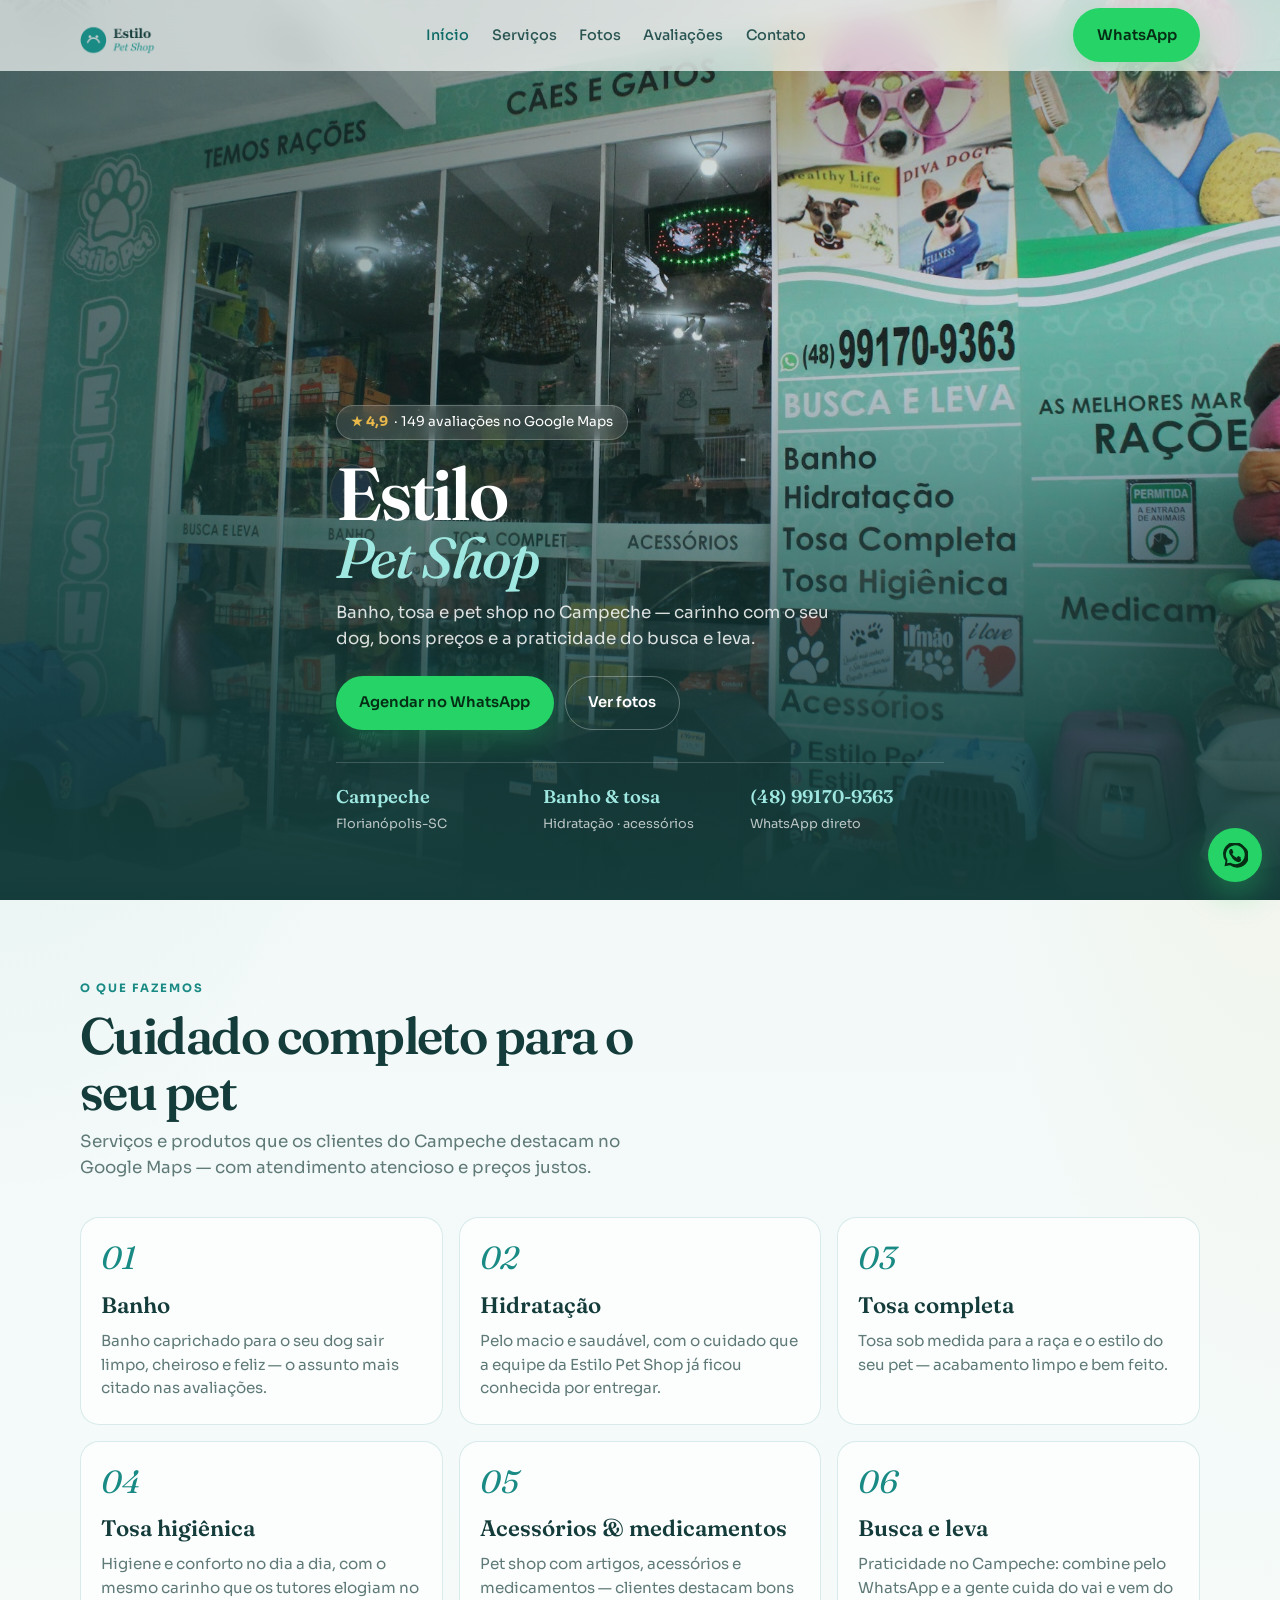
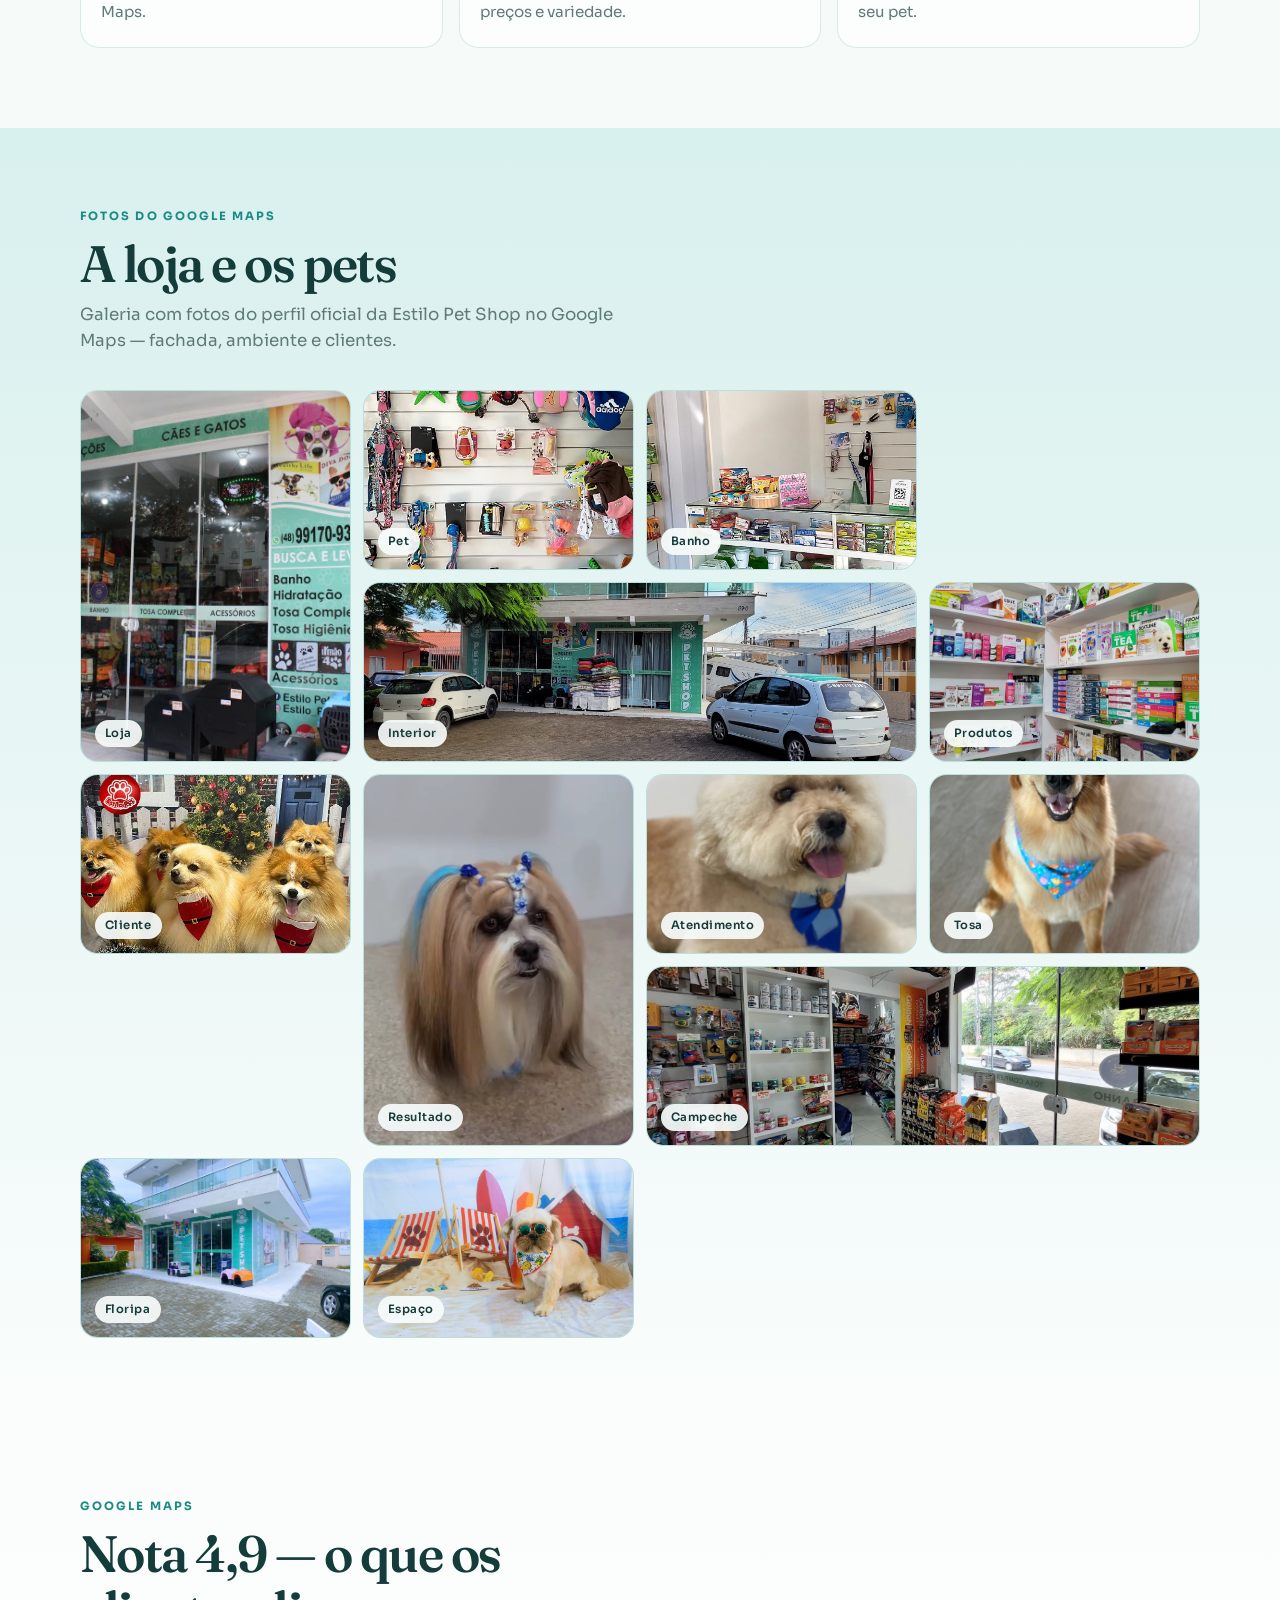
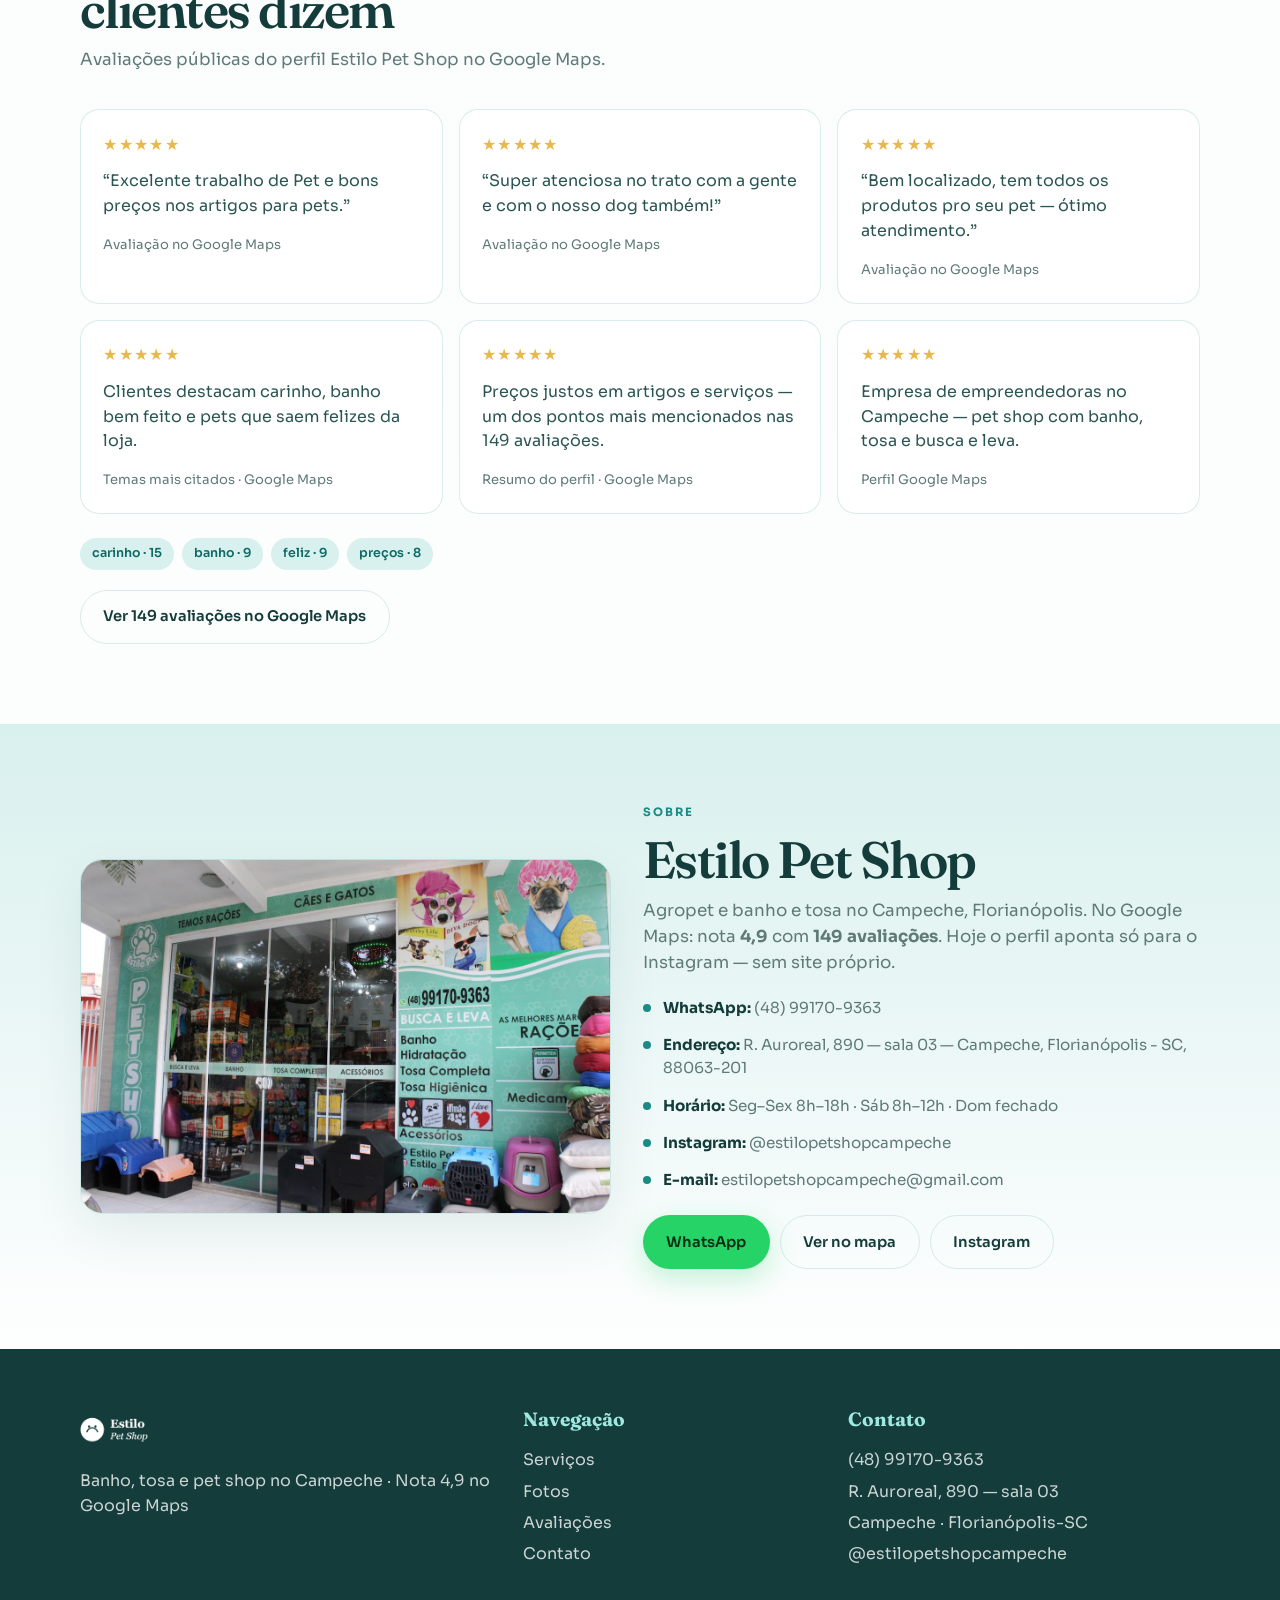
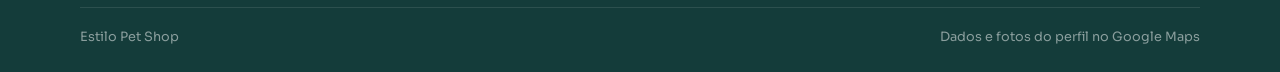
<file: index.html>
<!DOCTYPE html>
<html lang="pt-BR">
  <head>
    <meta charset="utf-8" />
    <meta name="viewport" content="width=device-width, initial-scale=1" />
    <title>Estilo Pet Shop — Campeche, Florianópolis | Banho e Tosa</title>
    <meta
      name="description"
      content="Estilo Pet Shop no Campeche, Florianópolis. Nota 4,9 no Google (149 avaliações). Banho, tosa, acessórios e busca e leva. WhatsApp (48) 99170-9363."
    />
    <link rel="preconnect" href="https://fonts.googleapis.com" />
    <link rel="preconnect" href="https://fonts.gstatic.com" crossorigin />
    <link
      href="https://fonts.googleapis.com/css2?family=Fraunces:ital,opsz,wght@0,9..144,500;0,9..144,600;0,9..144,700;1,9..144,500;1,9..144,600&family=Sora:wght@400;500;600;700&display=swap"
      rel="stylesheet"
    />
    <link rel="stylesheet" href="css/styles.css" />
  </head>
  <body>
    <header class="topbar">
      <div class="wrap topbar-inner">
        <a class="brand" href="index.html" aria-label="Estilo Pet Shop">
          <img src="images/logo.png" alt="Estilo Pet Shop" />
        </a>
        <nav class="nav" aria-label="Principal">
          <a class="active" href="index.html">Início</a>
          <a href="#servicos">Serviços</a>
          <a href="#fotos">Fotos</a>
          <a href="#avaliacoes">Avaliações</a>
          <a href="contato.html">Contato</a>
        </nav>
        <a class="btn btn-wa top-cta" href="https://wa.me/5548991709363?text=Ol%C3%A1%2C+vim+pelo+site+da+Estilo+Pet+Shop" target="_blank" rel="noreferrer">WhatsApp</a>
        <button class="burger" type="button" aria-label="Abrir menu" aria-expanded="false">
          <svg width="18" height="18" viewBox="0 0 24 24" fill="none" stroke="currentColor" stroke-width="2"><path d="M4 6h16M4 12h16M4 18h16"/></svg>
        </button>
      </div>
      <nav class="drawer" aria-label="Mobile">
        <a class="active" href="index.html">Início</a>
        <a href="#servicos">Serviços</a>
        <a href="#fotos">Fotos</a>
        <a href="#avaliacoes">Avaliações</a>
        <a href="contato.html">Contato</a>
        <a class="btn btn-wa" href="https://wa.me/5548991709363?text=Ol%C3%A1%2C+vim+pelo+site+da+Estilo+Pet+Shop" target="_blank" rel="noreferrer">WhatsApp</a>
      </nav>
    </header>

    <main>
      <section class="hero">
        <div class="hero-bg" aria-hidden="true">
          <img src="images/hero.jpg" alt="Fachada da Estilo Pet Shop no Campeche" />
          <div class="hero-shade"></div>
        </div>
        <div class="wrap hero-copy">
          <p class="rating-pill"><strong>★ 4,9</strong> · 149 avaliações no Google Maps</p>
          <h1>Estilo<span>Pet Shop</span></h1>
          <p>
            Banho, tosa e pet shop no Campeche — carinho com o seu dog, bons preços e a praticidade do busca e leva.
          </p>
          <div class="hero-actions">
            <a class="btn btn-wa" href="https://wa.me/5548991709363?text=Ol%C3%A1%2C+vim+pelo+site+da+Estilo+Pet+Shop+e+quero+agendar" target="_blank" rel="noreferrer">Agendar no WhatsApp</a>
            <a class="btn btn-ghost" href="#fotos" style="color:#fff;border-color:rgba(255,255,255,0.3)">Ver fotos</a>
          </div>
          <div class="hero-facts">
            <div>
              <strong>Campeche</strong>
              <span>Florianópolis-SC</span>
            </div>
            <div>
              <strong>Banho &amp; tosa</strong>
              <span>Hidratação · acessórios</span>
            </div>
            <div>
              <strong>(48) 99170-9363</strong>
              <span>WhatsApp direto</span>
            </div>
          </div>
        </div>
      </section>

      <section class="section" id="servicos">
        <div class="wrap">
          <div class="section-head reveal">
            <p class="kicker">O que fazemos</p>
            <h2>Cuidado completo para o seu pet</h2>
            <p class="lead">Serviços e produtos que os clientes do Campeche destacam no Google Maps — com atendimento atencioso e preços justos.</p>
          </div>
          <div class="services">
            <article class="service reveal">
              <div class="service-num">01</div>
              <h3>Banho</h3>
              <p>Banho caprichado para o seu dog sair limpo, cheiroso e feliz — o assunto mais citado nas avaliações.</p>
            </article>
            <article class="service reveal">
              <div class="service-num">02</div>
              <h3>Hidratação</h3>
              <p>Pelo macio e saudável, com o cuidado que a equipe da Estilo Pet Shop já ficou conhecida por entregar.</p>
            </article>
            <article class="service reveal">
              <div class="service-num">03</div>
              <h3>Tosa completa</h3>
              <p>Tosa sob medida para a raça e o estilo do seu pet — acabamento limpo e bem feito.</p>
            </article>
            <article class="service reveal">
              <div class="service-num">04</div>
              <h3>Tosa higiênica</h3>
              <p>Higiene e conforto no dia a dia, com o mesmo carinho que os tutores elogiam no Maps.</p>
            </article>
            <article class="service reveal">
              <div class="service-num">05</div>
              <h3>Acessórios &amp; medicamentos</h3>
              <p>Pet shop com artigos, acessórios e medicamentos — clientes destacam bons preços e variedade.</p>
            </article>
            <article class="service reveal">
              <div class="service-num">06</div>
              <h3>Busca e leva</h3>
              <p>Praticidade no Campeche: combine pelo WhatsApp e a gente cuida do vai e vem do seu pet.</p>
            </article>
          </div>
        </div>
      </section>

      <section class="section section-soft" id="fotos">
        <div class="wrap">
          <div class="section-head reveal">
            <p class="kicker">Fotos do Google Maps</p>
            <h2>A loja e os pets</h2>
            <p class="lead">Galeria com fotos do perfil oficial da Estilo Pet Shop no Google Maps — fachada, ambiente e clientes.</p>
          </div>
          <div class="gallery">
            <figure class="tall reveal">
              <img src="images/foto-01.jpg" alt="Estilo Pet Shop Campeche" />
              <figcaption>Loja</figcaption>
            </figure>
            <figure class="reveal">
              <img src="images/foto-02.jpg" alt="Pet na Estilo Pet Shop" />
              <figcaption>Pet</figcaption>
            </figure>
            <figure class="reveal">
              <img src="images/foto-03.jpg" alt="Banho e tosa" />
              <figcaption>Banho</figcaption>
            </figure>
            <figure class="wide reveal">
              <img src="images/foto-06.jpg" alt="Interior da loja" />
              <figcaption>Interior</figcaption>
            </figure>
            <figure class="reveal">
              <img src="images/foto-07.jpg" alt="Produtos pet" />
              <figcaption>Produtos</figcaption>
            </figure>
            <figure class="reveal">
              <img src="images/foto-08.jpg" alt="Cliente Estilo Pet Shop" />
              <figcaption>Cliente</figcaption>
            </figure>
            <figure class="tall reveal">
              <img src="images/foto-10.jpg" alt="Dog após o banho" />
              <figcaption>Resultado</figcaption>
            </figure>
            <figure class="reveal">
              <img src="images/foto-11.jpg" alt="Atendimento pet" />
              <figcaption>Atendimento</figcaption>
            </figure>
            <figure class="reveal">
              <img src="images/foto-12.jpg" alt="Tosa Estilo Pet Shop" />
              <figcaption>Tosa</figcaption>
            </figure>
            <figure class="wide reveal">
              <img src="images/foto-14.jpg" alt="Ambiente Campeche" />
              <figcaption>Campeche</figcaption>
            </figure>
            <figure class="reveal">
              <img src="images/foto-09.jpg" alt="Pet shop Florianópolis" />
              <figcaption>Floripa</figcaption>
            </figure>
            <figure class="reveal">
              <img src="images/foto-13.jpg" alt="Espaço Estilo Pet Shop" />
              <figcaption>Espaço</figcaption>
            </figure>
          </div>
        </div>
      </section>

      <section class="section" id="avaliacoes">
        <div class="wrap">
          <div class="section-head reveal">
            <p class="kicker">Google Maps</p>
            <h2>Nota 4,9 — o que os clientes dizem</h2>
            <p class="lead">Avaliações públicas do perfil Estilo Pet Shop no Google Maps.</p>
          </div>
          <div class="reviews">
            <article class="review reveal">
              <div class="stars">★★★★★</div>
              <p>“Excelente trabalho de Pet e bons preços nos artigos para pets.”</p>
              <p class="who">Avaliação no Google Maps</p>
            </article>
            <article class="review reveal">
              <div class="stars">★★★★★</div>
              <p>“Super atenciosa no trato com a gente e com o nosso dog também!”</p>
              <p class="who">Avaliação no Google Maps</p>
            </article>
            <article class="review reveal">
              <div class="stars">★★★★★</div>
              <p>“Bem localizado, tem todos os produtos pro seu pet — ótimo atendimento.”</p>
              <p class="who">Avaliação no Google Maps</p>
            </article>
            <article class="review reveal">
              <div class="stars">★★★★★</div>
              <p>Clientes destacam carinho, banho bem feito e pets que saem felizes da loja.</p>
              <p class="who">Temas mais citados · Google Maps</p>
            </article>
            <article class="review reveal">
              <div class="stars">★★★★★</div>
              <p>Preços justos em artigos e serviços — um dos pontos mais mencionados nas 149 avaliações.</p>
              <p class="who">Resumo do perfil · Google Maps</p>
            </article>
            <article class="review reveal">
              <div class="stars">★★★★★</div>
              <p>Empresa de empreendedoras no Campeche — pet shop com banho, tosa e busca e leva.</p>
              <p class="who">Perfil Google Maps</p>
            </article>
          </div>
          <div class="topics reveal">
            <span>carinho · 15</span>
            <span>banho · 9</span>
            <span>feliz · 9</span>
            <span>preços · 8</span>
          </div>
          <p class="reveal" style="margin-top: 1.25rem">
            <a class="btn btn-ghost" href="https://www.google.com/maps/place/Estilo+Pet+Shop/@-27.6890117,-48.4871798,17z/data=!4m6!3m5!1s0x95273bd5a77af619:0x1258049dcc9fbbb0!8m2!3d-27.6890117!4d-48.4871798!16s%2Fg%2F11j48rbztg" target="_blank" rel="noreferrer">Ver 149 avaliações no Google Maps</a>
          </p>
        </div>
      </section>

      <section class="section section-soft" id="sobre">
        <div class="wrap about-grid">
          <div class="about-card reveal">
            <img src="images/logo-store.jpg" alt="Fachada Estilo Pet Shop Campeche" />
          </div>
          <div class="reveal">
            <p class="kicker">Sobre</p>
            <h2>Estilo Pet Shop</h2>
            <p class="lead">
              Agropet e banho e tosa no Campeche, Florianópolis. No Google Maps: nota <strong>4,9</strong> com <strong>149 avaliações</strong>.
              Hoje o perfil aponta só para o Instagram — sem site próprio.
            </p>
            <ul class="info-list">
              <li>
                <span class="dot"></span>
                <span><strong style="color: var(--ink)">WhatsApp:</strong> (48) 99170-9363</span>
              </li>
              <li>
                <span class="dot"></span>
                <span><strong style="color: var(--ink)">Endereço:</strong> R. Auroreal, 890 — sala 03 — Campeche, Florianópolis - SC, 88063-201</span>
              </li>
              <li>
                <span class="dot"></span>
                <span><strong style="color: var(--ink)">Horário:</strong> Seg–Sex 8h–18h · Sáb 8h–12h · Dom fechado</span>
              </li>
              <li>
                <span class="dot"></span>
                <span><strong style="color: var(--ink)">Instagram:</strong> @estilopetshopcampeche</span>
              </li>
              <li>
                <span class="dot"></span>
                <span><strong style="color: var(--ink)">E-mail:</strong> estilopetshopcampeche@gmail.com</span>
              </li>
            </ul>
            <div style="margin-top: 1.5rem; display: flex; flex-wrap: wrap; gap: 0.65rem">
              <a class="btn btn-wa" href="https://wa.me/5548991709363?text=Ol%C3%A1%2C+vim+pelo+site+da+Estilo+Pet+Shop" target="_blank" rel="noreferrer">WhatsApp</a>
              <a class="btn btn-ghost" href="contato.html">Ver no mapa</a>
              <a class="btn btn-ghost" href="https://www.instagram.com/estilopetshopcampeche/" target="_blank" rel="noreferrer">Instagram</a>
            </div>
          </div>
        </div>
      </section>
    </main>

    <footer class="footer">
      <div class="wrap footer-grid">
        <div>
          <a class="brand brand-footer" href="index.html">
            <img src="images/logo.png" alt="Estilo Pet Shop" />
          </a>
          <p style="margin-top: 1rem">Banho, tosa e pet shop no Campeche · Nota 4,9 no Google Maps</p>
        </div>
        <div>
          <h4>Navegação</h4>
          <ul>
            <li><a href="#servicos">Serviços</a></li>
            <li><a href="#fotos">Fotos</a></li>
            <li><a href="#avaliacoes">Avaliações</a></li>
            <li><a href="contato.html">Contato</a></li>
          </ul>
        </div>
        <div>
          <h4>Contato</h4>
          <ul>
            <li><a href="https://wa.me/5548991709363" target="_blank" rel="noreferrer">(48) 99170-9363</a></li>
            <li>R. Auroreal, 890 — sala 03</li>
            <li>Campeche · Florianópolis-SC</li>
            <li><a href="https://www.instagram.com/estilopetshopcampeche/" target="_blank" rel="noreferrer">@estilopetshopcampeche</a></li>
          </ul>
        </div>
      </div>
      <div class="wrap footer-bottom">
        <span>Estilo Pet Shop</span>
        <span>Dados e fotos do perfil no Google Maps</span>
      </div>
    </footer>

    <a class="wa" href="https://wa.me/5548991709363?text=Ol%C3%A1%2C+vim+pelo+site+da+Estilo+Pet+Shop" target="_blank" rel="noreferrer" aria-label="WhatsApp">
      <svg viewBox="0 0 24 24" fill="currentColor" aria-hidden="true"><path d="M20.5 3.5A11 11 0 0 0 2.4 17.3L1.5 22.5l5.3-.9A11 11 0 1 0 20.5 3.5zm-8.6 17a9.1 9.1 0 0 1-4.6-1.3l-.3-.2-3.1.5.5-3-.2-.3a9.1 9.1 0 1 1 7.7 4.3zm5.3-6.8c-.3-.1-1.7-.8-2-.9s-.5-.2-.7.1-.8.9-1 1.1-.4.2-.7.1a7.4 7.4 0 0 1-2.2-1.4 8.2 8.2 0 0 1-1.5-1.9c-.2-.3 0-.5.1-.6l.5-.6c.2-.2.2-.3.3-.5s0-.4-.1-.5-.7-1.6-.9-2.2c-.2-.6-.5-.5-.7-.5h-.6c-.2 0-.5.1-.8.4s-1 1-1 2.4 1.1 2.8 1.2 3 .1.1 2.1 3.2a12.4 12.4 0 0 0 3.7 3.1c1.4.6 1.9.6 2.6.5.4-.1 1.7-.7 1.9-1.3s.2-1.2.2-1.3-.3-.2-.6-.3z"/></svg>
    </a>

    <script src="js/main.js"></script>
  </body>
</html>
</file>
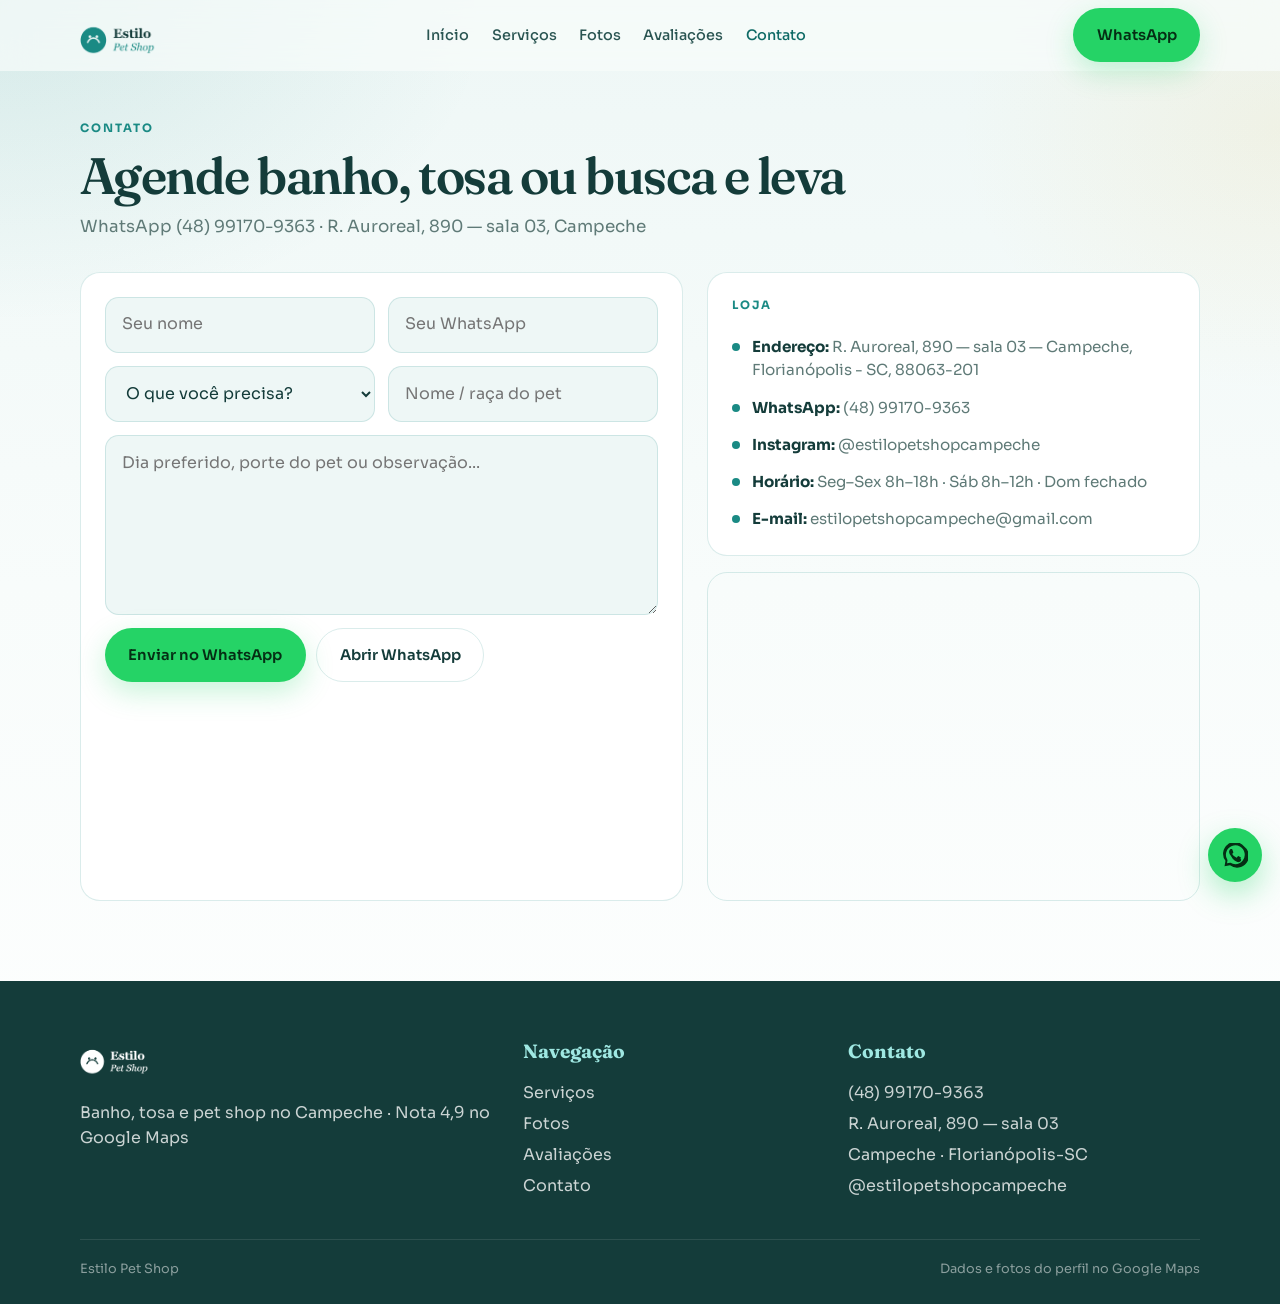
<file: contato.html>
<!DOCTYPE html>
<html lang="pt-BR">
  <head>
    <meta charset="utf-8" />
    <meta name="viewport" content="width=device-width, initial-scale=1" />
    <title>Contato — Estilo Pet Shop | (48) 99170-9363</title>
    <meta
      name="description"
      content="Fale com a Estilo Pet Shop no Campeche. WhatsApp (48) 99170-9363. R. Auroreal, 890 — sala 03, Florianópolis-SC."
    />
    <link rel="preconnect" href="https://fonts.googleapis.com" />
    <link rel="preconnect" href="https://fonts.gstatic.com" crossorigin />
    <link
      href="https://fonts.googleapis.com/css2?family=Fraunces:ital,opsz,wght@0,9..144,500;0,9..144,600;0,9..144,700;1,9..144,500;1,9..144,600&family=Sora:wght@400;500;600;700&display=swap"
      rel="stylesheet"
    />
    <link rel="stylesheet" href="css/styles.css" />
  </head>
  <body>
    <header class="topbar">
      <div class="wrap topbar-inner">
        <a class="brand" href="index.html" aria-label="Estilo Pet Shop">
          <img src="images/logo.png" alt="Estilo Pet Shop" />
        </a>
        <nav class="nav" aria-label="Principal">
          <a href="index.html">Início</a>
          <a href="index.html#servicos">Serviços</a>
          <a href="index.html#fotos">Fotos</a>
          <a href="index.html#avaliacoes">Avaliações</a>
          <a class="active" href="contato.html">Contato</a>
        </nav>
        <a class="btn btn-wa top-cta" href="https://wa.me/5548991709363?text=Ol%C3%A1%2C+vim+pelo+site+da+Estilo+Pet+Shop" target="_blank" rel="noreferrer">WhatsApp</a>
        <button class="burger" type="button" aria-label="Abrir menu" aria-expanded="false">
          <svg width="18" height="18" viewBox="0 0 24 24" fill="none" stroke="currentColor" stroke-width="2"><path d="M4 6h16M4 12h16M4 18h16"/></svg>
        </button>
      </div>
      <nav class="drawer" aria-label="Mobile">
        <a href="index.html">Início</a>
        <a href="index.html#servicos">Serviços</a>
        <a href="index.html#fotos">Fotos</a>
        <a href="index.html#avaliacoes">Avaliações</a>
        <a class="active" href="contato.html">Contato</a>
        <a class="btn btn-wa" href="https://wa.me/5548991709363?text=Ol%C3%A1%2C+vim+pelo+site+da+Estilo+Pet+Shop" target="_blank" rel="noreferrer">WhatsApp</a>
      </nav>
    </header>

    <main>
      <section class="page-hero">
        <div class="wrap reveal show">
          <p class="kicker">Contato</p>
          <h1>Agende banho, tosa ou busca e leva</h1>
          <p class="lead">WhatsApp (48) 99170-9363 · R. Auroreal, 890 — sala 03, Campeche</p>
        </div>
      </section>

      <section class="section" style="padding-top: 0">
        <div class="wrap contact-grid">
          <div class="panel reveal">
            <form class="form contact-form">
              <div class="form-row">
                <input required name="nome" aria-label="Nome" placeholder="Seu nome" />
                <input required type="tel" name="telefone" aria-label="Telefone" placeholder="Seu WhatsApp" />
              </div>
              <div class="form-row">
                <select name="servico" aria-label="Serviço" required>
                  <option value="">O que você precisa?</option>
                  <option>Banho</option>
                  <option>Hidratação</option>
                  <option>Tosa completa</option>
                  <option>Tosa higiênica</option>
                  <option>Busca e leva</option>
                  <option>Produtos / acessórios</option>
                  <option>Outro</option>
                </select>
                <input name="pet" aria-label="Nome do pet" placeholder="Nome / raça do pet" />
              </div>
              <textarea required name="mensagem" aria-label="Mensagem" rows="6" placeholder="Dia preferido, porte do pet ou observação..."></textarea>
              <div class="form-actions">
                <button class="btn btn-wa" type="submit">Enviar no WhatsApp</button>
                <a class="btn btn-ghost" href="https://wa.me/5548991709363" target="_blank" rel="noreferrer">Abrir WhatsApp</a>
              </div>
              <p class="form-note" aria-live="polite"></p>
            </form>
          </div>

          <div class="reveal">
            <div class="panel" style="margin-bottom: 1rem">
              <p class="kicker">Loja</p>
              <ul class="info-list">
                <li>
                  <span class="dot"></span>
                  <span><strong style="color: var(--ink)">Endereço:</strong> R. Auroreal, 890 — sala 03 — Campeche, Florianópolis - SC, 88063-201</span>
                </li>
                <li>
                  <span class="dot"></span>
                  <span><strong style="color: var(--ink)">WhatsApp:</strong> (48) 99170-9363</span>
                </li>
                <li>
                  <span class="dot"></span>
                  <span><strong style="color: var(--ink)">Instagram:</strong> <a href="https://www.instagram.com/estilopetshopcampeche/" target="_blank" rel="noreferrer">@estilopetshopcampeche</a></span>
                </li>
                <li>
                  <span class="dot"></span>
                  <span><strong style="color: var(--ink)">Horário:</strong> Seg–Sex 8h–18h · Sáb 8h–12h · Dom fechado</span>
                </li>
                <li>
                  <span class="dot"></span>
                  <span><strong style="color: var(--ink)">E-mail:</strong> estilopetshopcampeche@gmail.com</span>
                </li>
              </ul>
            </div>
            <div class="map-embed">
              <iframe
                title="Estilo Pet Shop no Google Maps"
                loading="lazy"
                referrerpolicy="no-referrer-when-downgrade"
                src="https://www.google.com/maps?q=Estilo+Pet+Shop+R.+Auroreal+890+Campeche+Florian%C3%B3polis&output=embed"
                allowfullscreen
              ></iframe>
            </div>
          </div>
        </div>
      </section>
    </main>

    <footer class="footer">
      <div class="wrap footer-grid">
        <div>
          <a class="brand brand-footer" href="index.html">
            <img src="images/logo.png" alt="Estilo Pet Shop" />
          </a>
          <p style="margin-top: 1rem">Banho, tosa e pet shop no Campeche · Nota 4,9 no Google Maps</p>
        </div>
        <div>
          <h4>Navegação</h4>
          <ul>
            <li><a href="index.html#servicos">Serviços</a></li>
            <li><a href="index.html#fotos">Fotos</a></li>
            <li><a href="index.html#avaliacoes">Avaliações</a></li>
            <li><a href="contato.html">Contato</a></li>
          </ul>
        </div>
        <div>
          <h4>Contato</h4>
          <ul>
            <li><a href="https://wa.me/5548991709363" target="_blank" rel="noreferrer">(48) 99170-9363</a></li>
            <li>R. Auroreal, 890 — sala 03</li>
            <li>Campeche · Florianópolis-SC</li>
            <li><a href="https://www.instagram.com/estilopetshopcampeche/" target="_blank" rel="noreferrer">@estilopetshopcampeche</a></li>
          </ul>
        </div>
      </div>
      <div class="wrap footer-bottom">
        <span>Estilo Pet Shop</span>
        <span>Dados e fotos do perfil no Google Maps</span>
      </div>
    </footer>

    <a class="wa" href="https://wa.me/5548991709363?text=Ol%C3%A1%2C+vim+pelo+site+da+Estilo+Pet+Shop" target="_blank" rel="noreferrer" aria-label="WhatsApp">
      <svg viewBox="0 0 24 24" fill="currentColor" aria-hidden="true"><path d="M20.5 3.5A11 11 0 0 0 2.4 17.3L1.5 22.5l5.3-.9A11 11 0 1 0 20.5 3.5zm-8.6 17a9.1 9.1 0 0 1-4.6-1.3l-.3-.2-3.1.5.5-3-.2-.3a9.1 9.1 0 1 1 7.7 4.3zm5.3-6.8c-.3-.1-1.7-.8-2-.9s-.5-.2-.7.1-.8.9-1 1.1-.4.2-.7.1a7.4 7.4 0 0 1-2.2-1.4 8.2 8.2 0 0 1-1.5-1.9c-.2-.3 0-.5.1-.6l.5-.6c.2-.2.2-.3.3-.5s0-.4-.1-.5-.7-1.6-.9-2.2c-.2-.6-.5-.5-.7-.5h-.6c-.2 0-.5.1-.8.4s-1 1-1 2.4 1.1 2.8 1.2 3 .1.1 2.1 3.2a12.4 12.4 0 0 0 3.7 3.1c1.4.6 1.9.6 2.6.5.4-.1 1.7-.7 1.9-1.3s.2-1.2.2-1.3-.3-.2-.6-.3z"/></svg>
    </a>

    <script src="js/main.js"></script>
  </body>
</html>
</file>
<file: css/styles.css>
/* Estilo Pet Shop — Campeche / Florianópolis */
:root {
  --ink: #143c3a;
  --ink-soft: #2a5552;
  --teal: #1a8a84;
  --teal-deep: #0f6b66;
  --aqua: #d8f0ee;
  --mist: #eef7f6;
  --paper: #f8fcfb;
  --sand: #f3f7f5;
  --line: rgba(26, 138, 132, 0.16);
  --mute: #5f7a77;
  --sun: #e8b84a;
  --wa: #25d366;
  --font-display: "Fraunces", Georgia, serif;
  --font-body: "Sora", sans-serif;
  --max: 1120px;
  --radius: 1.2rem;
}

*,
*::before,
*::after {
  box-sizing: border-box;
  margin: 0;
  padding: 0;
}

html {
  scroll-behavior: smooth;
}

body {
  min-height: 100vh;
  font-family: var(--font-body);
  background:
    radial-gradient(ellipse 70% 45% at 0% 0%, rgba(26, 138, 132, 0.12), transparent 55%),
    radial-gradient(ellipse 50% 40% at 100% 10%, rgba(232, 184, 74, 0.1), transparent 50%),
    linear-gradient(180deg, var(--mist) 0%, var(--paper) 45%, #fff 100%);
  color: var(--ink);
  line-height: 1.55;
  -webkit-font-smoothing: antialiased;
}

img {
  display: block;
  max-width: 100%;
  height: auto;
}

a {
  color: inherit;
  text-decoration: none;
}

ul {
  list-style: none;
}

button,
input,
select,
textarea {
  font: inherit;
  color: inherit;
}

.wrap {
  width: min(var(--max), calc(100% - 2rem));
  margin-inline: auto;
}

.topbar {
  position: fixed;
  inset: 0 0 auto;
  z-index: 50;
  background: rgba(248, 252, 251, 0.7);
  backdrop-filter: blur(16px);
  border-bottom: 1px solid transparent;
  transition: background 0.3s, border-color 0.3s, box-shadow 0.3s;
}

.topbar.scrolled {
  background: rgba(248, 252, 251, 0.94);
  border-bottom-color: var(--line);
  box-shadow: 0 10px 40px rgba(20, 60, 58, 0.06);
}

.topbar-inner {
  display: flex;
  align-items: center;
  justify-content: space-between;
  gap: 1rem;
  height: 4.4rem;
}

.brand {
  display: inline-flex;
  align-items: center;
}

.brand img {
  height: 2.75rem;
  width: auto;
  display: block;
}

.brand-footer img {
  height: 2.5rem;
  filter: brightness(0) invert(1);
}

.nav {
  display: none;
  gap: 1.4rem;
}

.nav a {
  font-size: 0.9rem;
  font-weight: 500;
  color: var(--ink-soft);
}

.nav a:hover,
.nav a.active {
  color: var(--teal-deep);
}

.top-cta {
  display: none;
}

.burger {
  display: grid;
  place-items: center;
  width: 2.5rem;
  height: 2.5rem;
  border: 1px solid var(--line);
  border-radius: 0.75rem;
  background: var(--paper);
  color: var(--ink);
  cursor: pointer;
}

.drawer {
  display: none;
  flex-direction: column;
  gap: 0.85rem;
  padding: 0.5rem 1rem 1.25rem;
  background: var(--paper);
  border-bottom: 1px solid var(--line);
}

.drawer.open {
  display: flex;
}

.drawer a {
  color: var(--ink-soft);
  font-weight: 500;
}

.drawer a.active {
  color: var(--teal-deep);
}

@media (min-width: 900px) {
  .nav {
    display: flex;
  }

  .top-cta {
    display: inline-flex;
  }

  .burger,
  .drawer {
    display: none !important;
  }
}

.btn {
  display: inline-flex;
  align-items: center;
  justify-content: center;
  gap: 0.4rem;
  padding: 0.9rem 1.4rem;
  border-radius: 999px;
  font-weight: 600;
  font-size: 0.92rem;
  border: 1px solid transparent;
  cursor: pointer;
  transition: transform 0.2s, background 0.2s, box-shadow 0.2s;
}

.btn:hover {
  transform: translateY(-1px);
}

.btn-wa {
  background: var(--wa);
  color: #052e14;
  box-shadow: 0 10px 28px rgba(37, 211, 102, 0.25);
}

.btn-teal {
  background: linear-gradient(135deg, #22a59e, var(--teal-deep));
  color: #fff;
  box-shadow: 0 10px 28px rgba(26, 138, 132, 0.28);
}

.btn-ghost {
  background: transparent;
  border-color: var(--line);
  color: var(--ink);
}

.btn-ghost:hover {
  background: var(--aqua);
  border-color: rgba(26, 138, 132, 0.35);
}

.hero {
  position: relative;
  min-height: 100svh;
  display: grid;
  align-items: end;
  padding: 7.5rem 0 4rem;
  overflow: hidden;
}

.hero-bg {
  position: absolute;
  inset: 0;
  z-index: 0;
}

.hero-bg img {
  width: 100%;
  height: 100%;
  object-fit: cover;
  object-position: center;
  transform: scale(1.02);
  animation: heroDrift 18s ease-in-out infinite alternate;
}

@keyframes heroDrift {
  from {
    transform: scale(1.02) translateY(0);
  }
  to {
    transform: scale(1.06) translateY(-1.5%);
  }
}

.hero-shade {
  position: absolute;
  inset: 0;
  background:
    linear-gradient(180deg, rgba(20, 60, 58, 0.2) 0%, rgba(20, 60, 58, 0.12) 35%, rgba(20, 60, 58, 0.78) 78%, #143c3a 100%),
    linear-gradient(90deg, rgba(20, 60, 58, 0.55) 0%, transparent 60%);
}

.hero-copy {
  position: relative;
  z-index: 1;
  max-width: 38rem;
  color: #fff;
}

.rating-pill {
  display: inline-flex;
  align-items: center;
  gap: 0.4rem;
  padding: 0.4rem 0.85rem;
  border-radius: 999px;
  border: 1px solid rgba(255, 255, 255, 0.22);
  background: rgba(255, 255, 255, 0.12);
  backdrop-filter: blur(8px);
  font-size: 0.84rem;
  margin-bottom: 1.1rem;
  animation: fadeUp 0.7s ease both;
}

.rating-pill strong {
  color: var(--sun);
}

.hero h1 {
  font-family: var(--font-display);
  font-size: clamp(2.8rem, 8vw, 4.6rem);
  font-weight: 600;
  line-height: 0.98;
  letter-spacing: -0.03em;
  margin-bottom: 0.85rem;
  animation: fadeUp 0.7s ease 0.1s both;
}

.hero h1 span {
  display: block;
  font-style: italic;
  color: #9fe8e2;
  font-size: 0.78em;
  font-weight: 500;
}

.hero-copy > p:not(.rating-pill) {
  color: rgba(255, 255, 255, 0.84);
  font-size: 1.05rem;
  max-width: 32rem;
  margin-bottom: 1.5rem;
  animation: fadeUp 0.7s ease 0.2s both;
}

.hero-actions {
  display: flex;
  flex-wrap: wrap;
  gap: 0.7rem;
  margin-bottom: 2rem;
  animation: fadeUp 0.7s ease 0.3s both;
}

.hero-facts {
  display: grid;
  grid-template-columns: repeat(3, minmax(0, 1fr));
  gap: 0.85rem;
  padding-top: 1.25rem;
  border-top: 1px solid rgba(255, 255, 255, 0.18);
  animation: fadeUp 0.7s ease 0.4s both;
}

.hero-facts strong {
  display: block;
  font-family: var(--font-display);
  font-size: 1.15rem;
  font-weight: 600;
  color: #9fe8e2;
}

.hero-facts span {
  font-size: 0.8rem;
  color: rgba(255, 255, 255, 0.7);
}

@keyframes fadeUp {
  from {
    opacity: 0;
    transform: translateY(16px);
  }
  to {
    opacity: 1;
    transform: none;
  }
}

@media (max-width: 640px) {
  .hero-facts {
    grid-template-columns: 1fr;
  }
}

.section {
  padding: 5rem 0;
}

.section-soft {
  background: linear-gradient(180deg, var(--aqua) 0%, transparent 100%);
}

.section-head {
  max-width: 36rem;
  margin-bottom: 2.25rem;
}

.kicker {
  font-size: 0.72rem;
  font-weight: 700;
  letter-spacing: 0.18em;
  text-transform: uppercase;
  color: var(--teal);
  margin-bottom: 0.65rem;
}

.section-head h2,
.about-grid h2,
.page-hero h1 {
  font-family: var(--font-display);
  font-size: clamp(2.1rem, 4.5vw, 3.2rem);
  font-weight: 600;
  letter-spacing: -0.03em;
  line-height: 1.08;
  margin-bottom: 0.65rem;
}

.lead {
  color: var(--mute);
  font-size: 1.05rem;
}

.services {
  display: grid;
  gap: 1rem;
}

@media (min-width: 760px) {
  .services {
    grid-template-columns: repeat(3, minmax(0, 1fr));
  }
}

.service {
  padding: 1.5rem 1.25rem;
  border-radius: var(--radius);
  background: rgba(255, 255, 255, 0.72);
  border: 1px solid var(--line);
  transition: transform 0.25s, border-color 0.25s;
}

.service:hover {
  transform: translateY(-4px);
  border-color: rgba(26, 138, 132, 0.4);
}

.service-num {
  font-family: var(--font-display);
  font-size: 2rem;
  font-style: italic;
  color: var(--teal);
  line-height: 1;
  margin-bottom: 0.85rem;
}

.service h3 {
  font-family: var(--font-display);
  font-size: 1.4rem;
  font-weight: 600;
  margin-bottom: 0.4rem;
}

.service p {
  color: var(--mute);
  font-size: 0.95rem;
}

.gallery {
  display: grid;
  grid-template-columns: repeat(2, minmax(0, 1fr));
  gap: 0.75rem;
}

@media (min-width: 800px) {
  .gallery {
    grid-template-columns: repeat(4, minmax(0, 1fr));
    grid-auto-rows: 180px;
  }
}

.gallery figure {
  position: relative;
  overflow: hidden;
  border-radius: 1.1rem;
  border: 1px solid var(--line);
  background: var(--aqua);
  min-height: 160px;
}

@media (min-width: 800px) {
  .gallery figure.tall {
    grid-row: span 2;
    min-height: 100%;
  }

  .gallery figure.wide {
    grid-column: span 2;
  }
}

.gallery img {
  width: 100%;
  height: 100%;
  object-fit: cover;
  transition: transform 0.55s ease;
}

.gallery figure:hover img {
  transform: scale(1.05);
}

.gallery figcaption {
  position: absolute;
  left: 0.85rem;
  bottom: 0.85rem;
  padding: 0.3rem 0.65rem;
  border-radius: 999px;
  background: rgba(248, 252, 251, 0.92);
  font-size: 0.72rem;
  font-weight: 600;
  letter-spacing: 0.04em;
  color: var(--ink);
}

.reviews {
  display: grid;
  gap: 1rem;
}

@media (min-width: 800px) {
  .reviews {
    grid-template-columns: repeat(3, minmax(0, 1fr));
  }
}

.review {
  padding: 1.4rem;
  border-radius: var(--radius);
  background: #fff;
  border: 1px solid var(--line);
}

.stars {
  color: var(--sun);
  letter-spacing: 0.08em;
  margin-bottom: 0.75rem;
}

.review p {
  margin-bottom: 1rem;
  color: var(--ink-soft);
}

.review .who {
  font-size: 0.82rem;
  color: var(--mute);
  margin: 0;
}

.topics {
  display: flex;
  flex-wrap: wrap;
  gap: 0.5rem;
  margin-top: 1.5rem;
}

.topics span {
  padding: 0.4rem 0.75rem;
  border-radius: 999px;
  background: var(--aqua);
  color: var(--teal-deep);
  font-size: 0.78rem;
  font-weight: 600;
}

.about-grid {
  display: grid;
  gap: 2rem;
  align-items: center;
}

@media (min-width: 860px) {
  .about-grid {
    grid-template-columns: 1fr 1.05fr;
  }
}

.about-card {
  overflow: hidden;
  border-radius: 1.4rem;
  border: 1px solid var(--line);
  box-shadow: 0 20px 50px rgba(20, 60, 58, 0.08);
}

.about-card img {
  width: 100%;
  min-height: 320px;
  object-fit: cover;
}

.info-list {
  display: grid;
  gap: 0.85rem;
  margin-top: 1.25rem;
}

.info-list li {
  display: flex;
  gap: 0.75rem;
  color: var(--mute);
  font-size: 0.95rem;
}

.dot {
  flex-shrink: 0;
  width: 0.5rem;
  height: 0.5rem;
  margin-top: 0.5rem;
  border-radius: 50%;
  background: var(--teal);
}

.page-hero {
  padding: 7.5rem 0 2rem;
}

.contact-grid {
  display: grid;
  gap: 1.5rem;
}

@media (min-width: 860px) {
  .contact-grid {
    grid-template-columns: 1.1fr 0.9fr;
  }
}

.panel {
  padding: 1.5rem;
  border-radius: 1.25rem;
  background: #fff;
  border: 1px solid var(--line);
}

.form {
  display: grid;
  gap: 0.85rem;
}

.form-row {
  display: grid;
  gap: 0.85rem;
}

@media (min-width: 560px) {
  .form-row {
    grid-template-columns: 1fr 1fr;
  }
}

.form input,
.form select,
.form textarea {
  width: 100%;
  padding: 0.9rem 1rem;
  border-radius: 0.85rem;
  border: 1px solid var(--line);
  background: var(--mist);
  outline: none;
}

.form input:focus,
.form select:focus,
.form textarea:focus {
  border-color: var(--teal);
  background: #fff;
}

.form textarea {
  min-height: 140px;
  resize: vertical;
}

.form-actions {
  display: flex;
  flex-wrap: wrap;
  gap: 0.65rem;
}

.form-note {
  display: none;
  font-size: 0.88rem;
  color: var(--teal-deep);
}

.form-note.show {
  display: block;
}

.map-embed {
  overflow: hidden;
  border-radius: 1.25rem;
  border: 1px solid var(--line);
  min-height: 320px;
}

.map-embed iframe {
  width: 100%;
  height: 100%;
  min-height: 320px;
  border: 0;
}

.footer {
  padding: 3.5rem 0 1.5rem;
  background: var(--ink);
  color: rgba(255, 255, 255, 0.78);
}

.footer-grid {
  display: grid;
  gap: 2rem;
  margin-bottom: 2.5rem;
}

@media (min-width: 800px) {
  .footer-grid {
    grid-template-columns: 1.4fr 1fr 1.2fr;
  }
}

.footer .brand-mark {
  color: #fff;
}

.footer h4 {
  font-family: var(--font-display);
  font-size: 1.2rem;
  color: #9fe8e2;
  margin-bottom: 0.85rem;
}

.footer a:hover {
  color: #9fe8e2;
}

.footer ul {
  display: grid;
  gap: 0.4rem;
}

.footer-bottom {
  display: flex;
  flex-wrap: wrap;
  justify-content: space-between;
  gap: 0.75rem;
  padding-top: 1.25rem;
  border-top: 1px solid rgba(255, 255, 255, 0.1);
  font-size: 0.8rem;
  color: rgba(255, 255, 255, 0.5);
}

.wa {
  position: fixed;
  right: 1.1rem;
  bottom: 1.1rem;
  z-index: 60;
  display: grid;
  place-items: center;
  width: 3.4rem;
  height: 3.4rem;
  border-radius: 50%;
  background: var(--wa);
  color: #052e14;
  box-shadow: 0 12px 30px rgba(37, 211, 102, 0.35);
  animation: pulseWa 2.4s ease-in-out infinite;
}

@keyframes pulseWa {
  0%,
  100% {
    transform: scale(1);
  }
  50% {
    transform: scale(1.05);
  }
}

.wa svg {
  width: 1.55rem;
  height: 1.55rem;
}

.reveal {
  opacity: 0;
  transform: translateY(18px);
  transition: opacity 0.6s ease, transform 0.6s ease;
}

.reveal.show {
  opacity: 1;
  transform: none;
}
</file>
